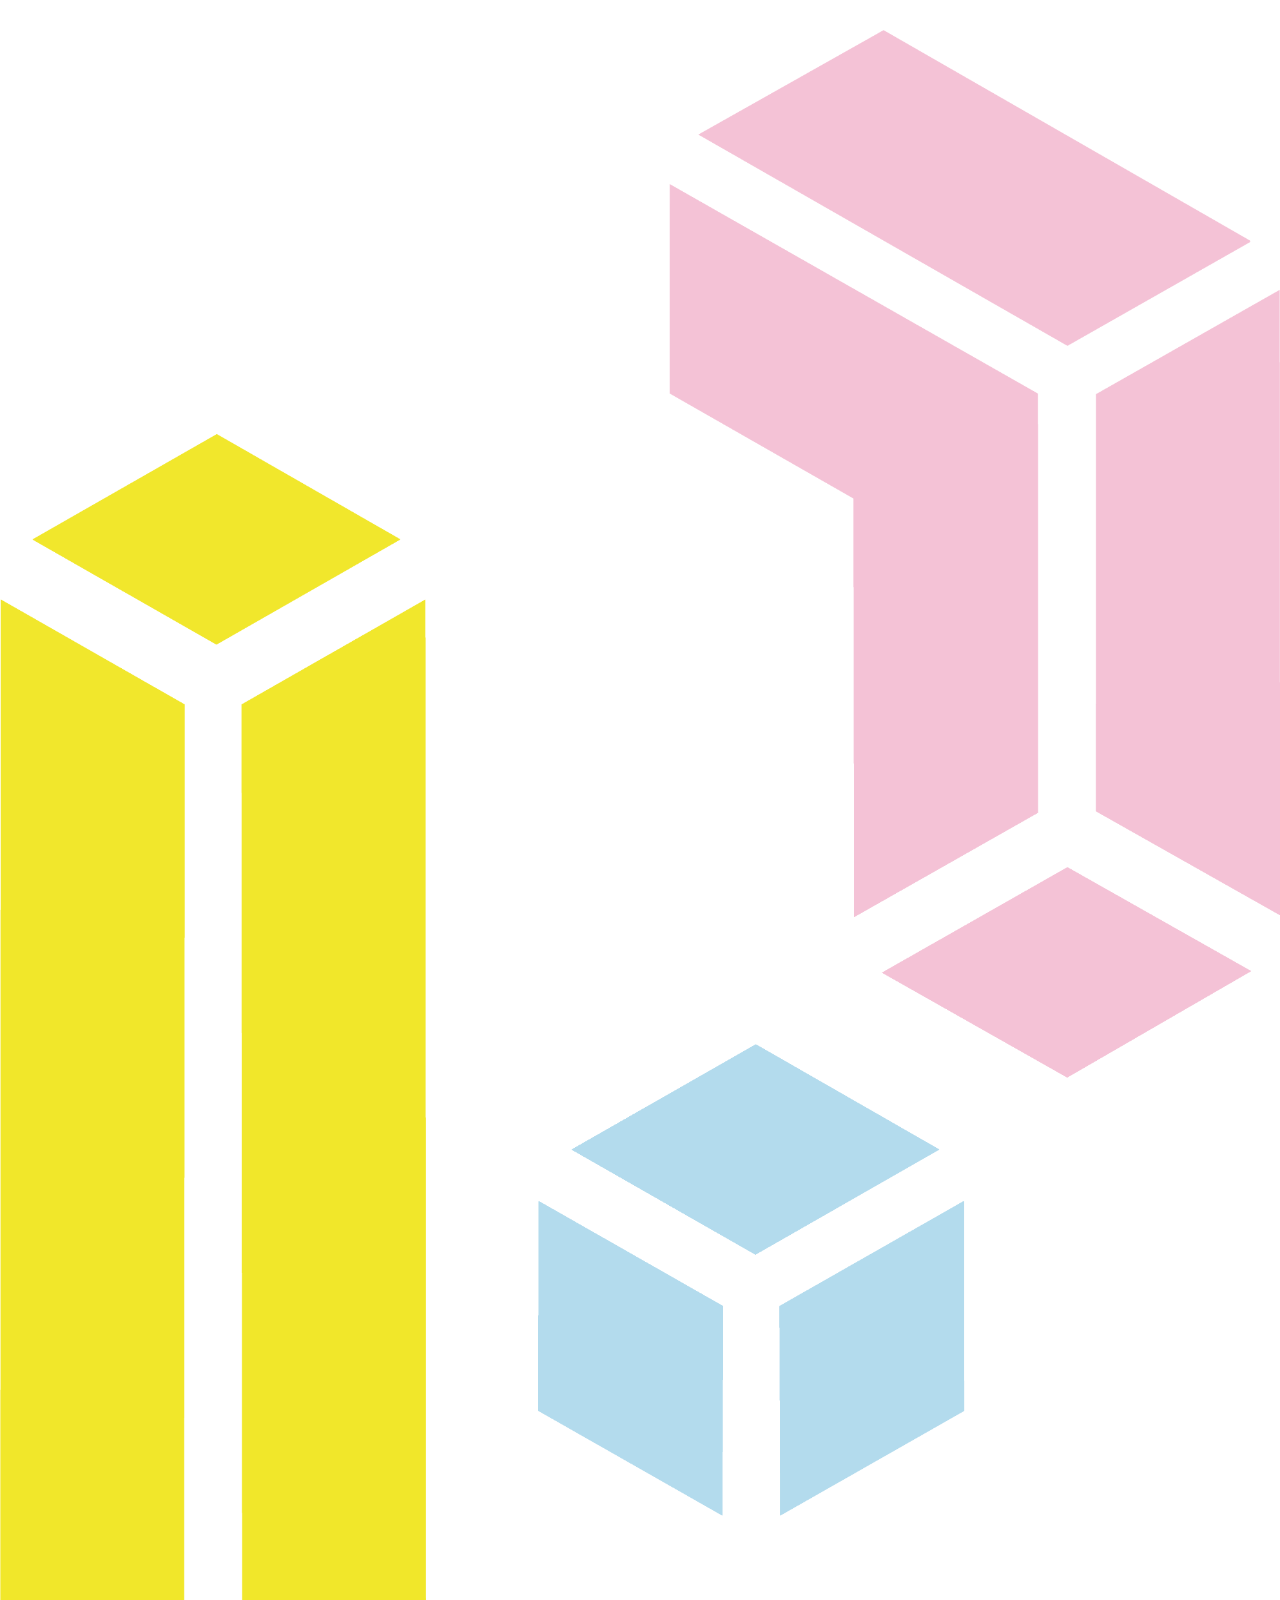
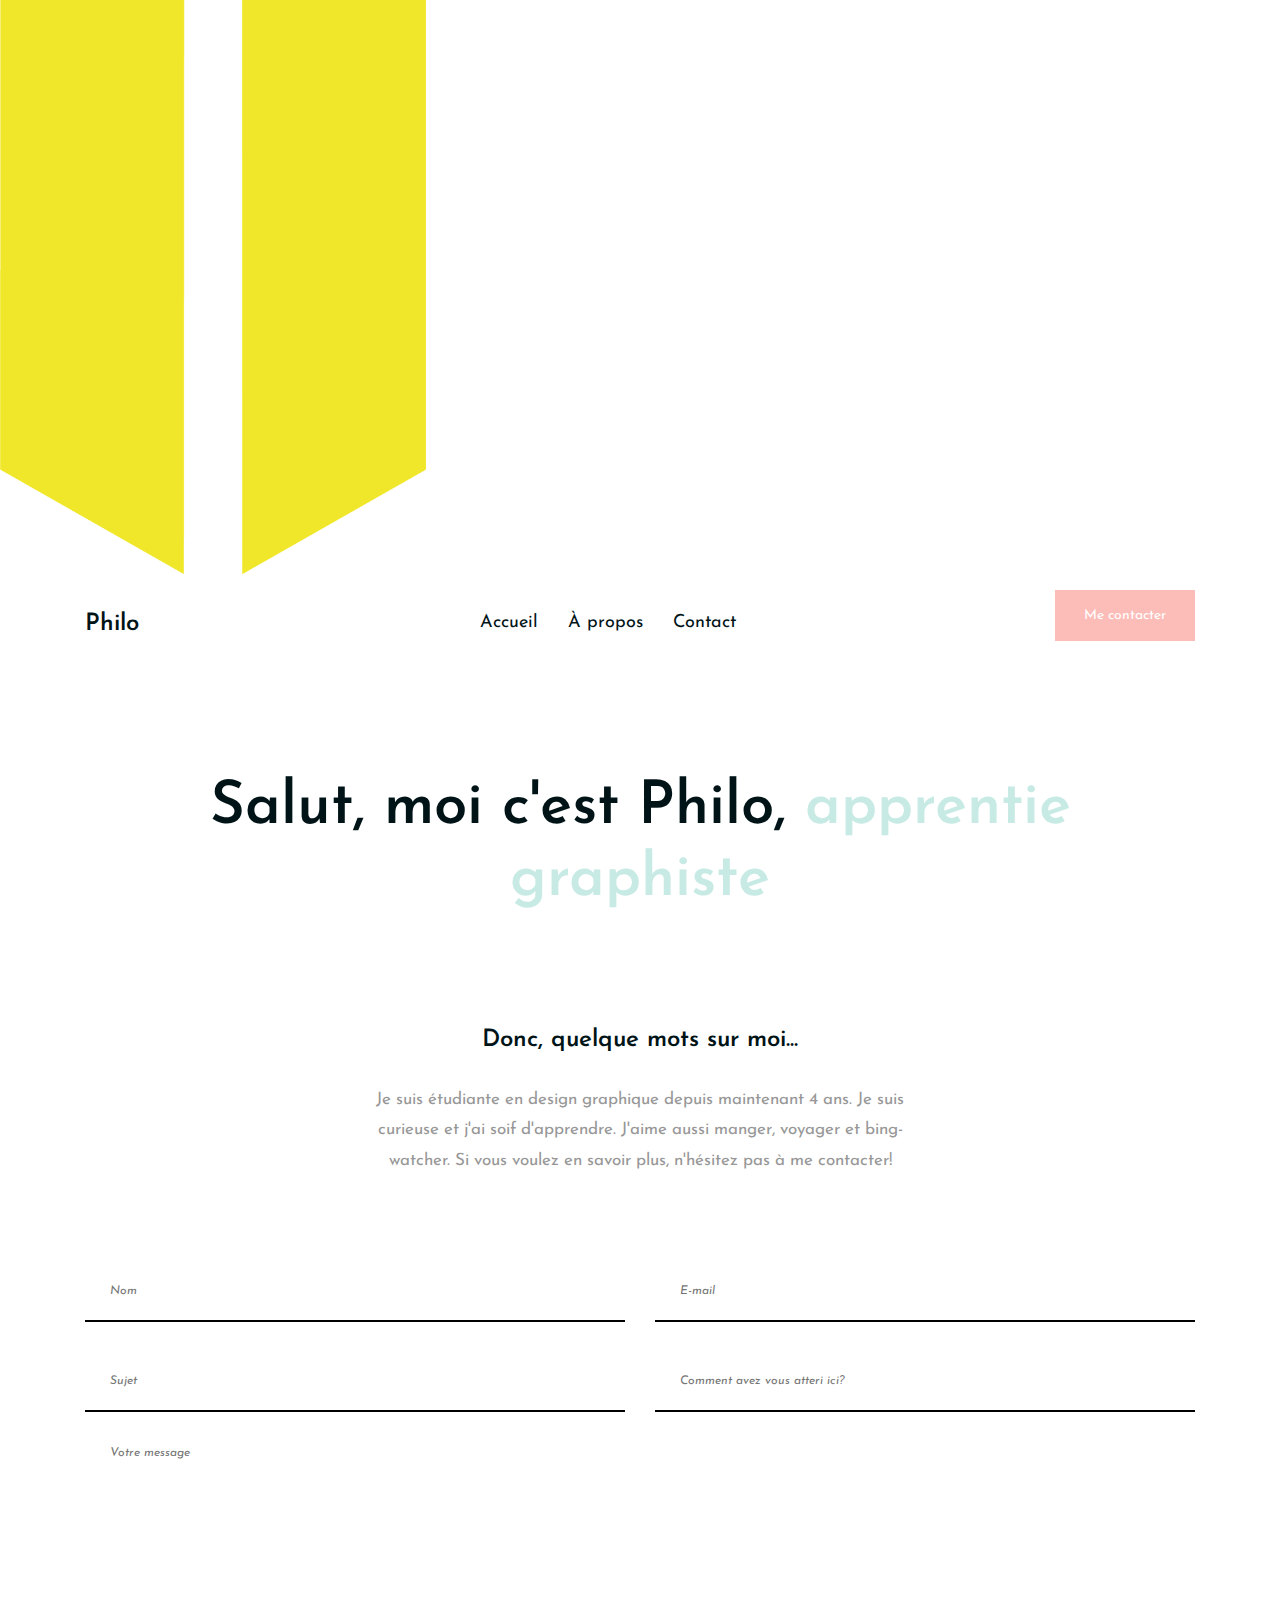
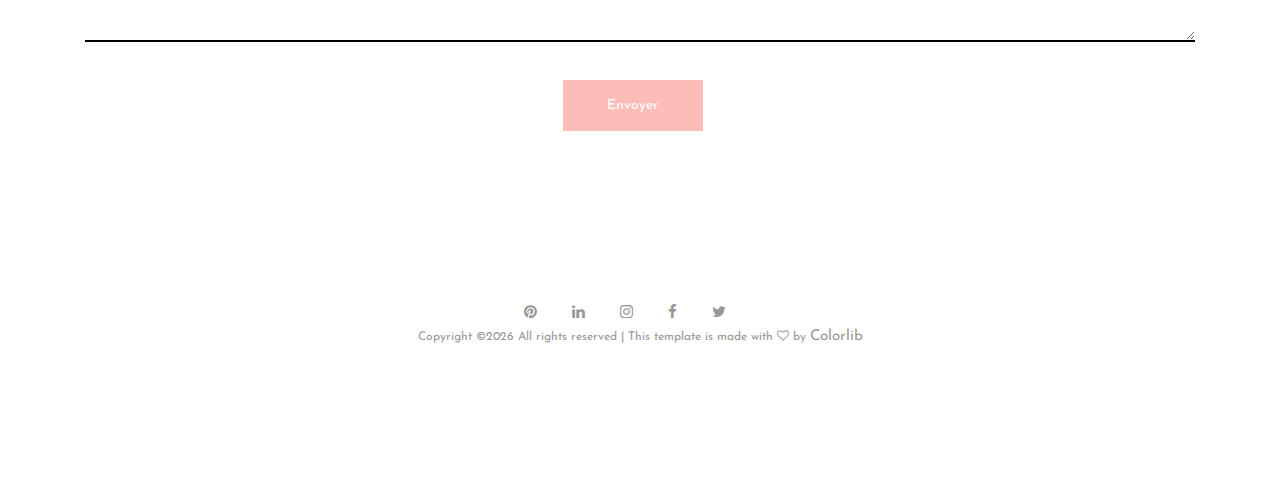
<file: contact.html>
<!DOCTYPE html>
<html lang="fr">
<head>
	<title>Philo - Portfolio</title>
	<meta charset="UTF-8">
	<meta name="description" content="Riddle - Portfolio Template">
	<meta name="keywords" content="portfolio, riddle, onepage, creative, html">
	<meta name="viewport" content="width=device-width, initial-scale=1.0">
	<!-- Favicon -->   
	<link href="img/favicon.ico" rel="shortcut icon"/>

	<!-- Google Fonts -->
	<link href="https://fonts.googleapis.com/css?family=Josefin+Sans:400,400i,600,600i,700" rel="stylesheet">

	<!-- Stylesheets -->
	<link rel="stylesheet" href="css/bootstrap.min.css"/>
	<link rel="stylesheet" href="css/font-awesome.min.css"/>
	<link rel="stylesheet" href="css/style.css"/>


	<!--[if lt IE 9]>
	  <script src="https://oss.maxcdn.com/html5shiv/3.7.2/html5shiv.min.js"></script>
	  <script src="https://oss.maxcdn.com/respond/1.4.2/respond.min.js"></script>
	<![endif]-->

</head>
<body>
	<!-- Page Preloder -->
	<div id="preloder">
		<div class="loader"></div>
	</div>
	
	<!-- header section start -->
	<header class="header-section">


		<figure>


			<img src="images/P.png" id="P">


		</figure>


		<div class="container">
			<div class="row">
				<div class="col-lg-4 col-md-3">
					<div class="logo">
						<h2 class="site-logo">Philo</h2>
					</div>
				</div>
				<div class="col-lg-8 col-md-9">
					<a href=contact.html" class="site-btn header-btn">Me contacter</a>
					<nav class="main-menu">
						<ul>
							<li><a href="index.html">Accueil</a></li>
							<li><a href="about.html">À propos</a></li>
							<li><a href="contact.html">Contact</a></li>
						</ul>
					</nav>
				</div>
			</div>
		</div>
		<div class="nav-switch">
			<i class="fa fa-bars"></i>
		</div>
	</header>
	<!-- header section end -->

	<!-- intro section start -->
	<section class="intro-section">
		<div class="container text-center">
			<div class="row">
				<div class="col-xl-10 offset-xl-1">
					<h2 class="section-title">Salut, moi c'est Philo, <span>apprentie graphiste</span></h2>
				</div>
			</div>
		</div>
	</section>
	<!-- intro section end -->


	<!-- page section start -->
	<section class="page-section">
		<div class="container">
			<div class="row">
				<div class="col-lg-6 offset-lg-3 contect-tect">
					<h2>Donc, quelque mots sur moi...</h2>
					<p>Je suis étudiante en design graphique depuis maintenant 4 ans. Je suis curieuse et j'ai soif d'apprendre. J'aime aussi manger, voyager et bing-watcher. Si vous voulez en savoir plus, n'hésitez pas à me contacter!</p>
				</div>
			</div>
			<form class="contact-form">
				<div class="row">
					<div class="col-md-6">
						<input type="text" placeholder="Nom">
					</div>
					<div class="col-md-6">
						<input type="text" placeholder="E-mail">
					</div>
					<div class="col-md-6">
						<input type="text" placeholder="Sujet">
					</div>
					<div class="col-md-6">
						<input type="text" placeholder="Comment avez vous atteri ici?">
					</div>
					<div class="col-md-12">
						<textarea placeholder="Votre message"></textarea>
					</div>
				</div>
				<div class="text-center">
					<button class="site-btn">Envoyer</button>
				</div>
			</form>
		</div>
	</section>
	<!-- page section end -->

	<!-- footer section start -->
	<footer class="footer-section text-center">
		<div class="container">
			<div class="social-links">

				<a href="https://www.pinterest.fr/ppi_dt/"><span class="fa fa-pinterest" target="_blank"></span></a>

				<a href="https://www.linkedin.com/in/philomène-dont-464935193/"><span class="fa fa-linkedin" target="_blank"></span></a>

				<a href="https://www.instagram.com/philo.gram/"><span class="fa fa-instagram" target="_blank"></span></a>

				<a href="https://www.facebook.com/lili.lila.3158"><span class="fa fa-facebook" target="_blank"></span></a>

				<a href="https://twitter.com/ppi_dt"><span class="fa fa-twitter" target="_blank"></span></a>

			<div class="copyright"><!-- Link back to Colorlib can't be removed. Template is licensed under CC BY 3.0. -->
Copyright &copy;<script>document.write(new Date().getFullYear());</script> All rights reserved | This template is made with <i class="fa fa-heart-o" aria-hidden="true"></i> by <a href="https://colorlib.com" target="_blank">Colorlib</a>
<!-- Link back to Colorlib can't be removed. Template is licensed under CC BY 3.0. -->
</div>
		</div>
	</footer>
	<!-- footer section end -->


	<!--====== Javascripts & Jquery ======-->
	<script src="js/jquery-2.1.4.min.js"></script>
	<script src="js/bootstrap.min.js"></script>
	<script src="js/mixitup.min.js"></script>
	<script src="js/magnific-popup.min.js"></script>
	<script src="js/main.js"></script>
</body>
</html>
</file>
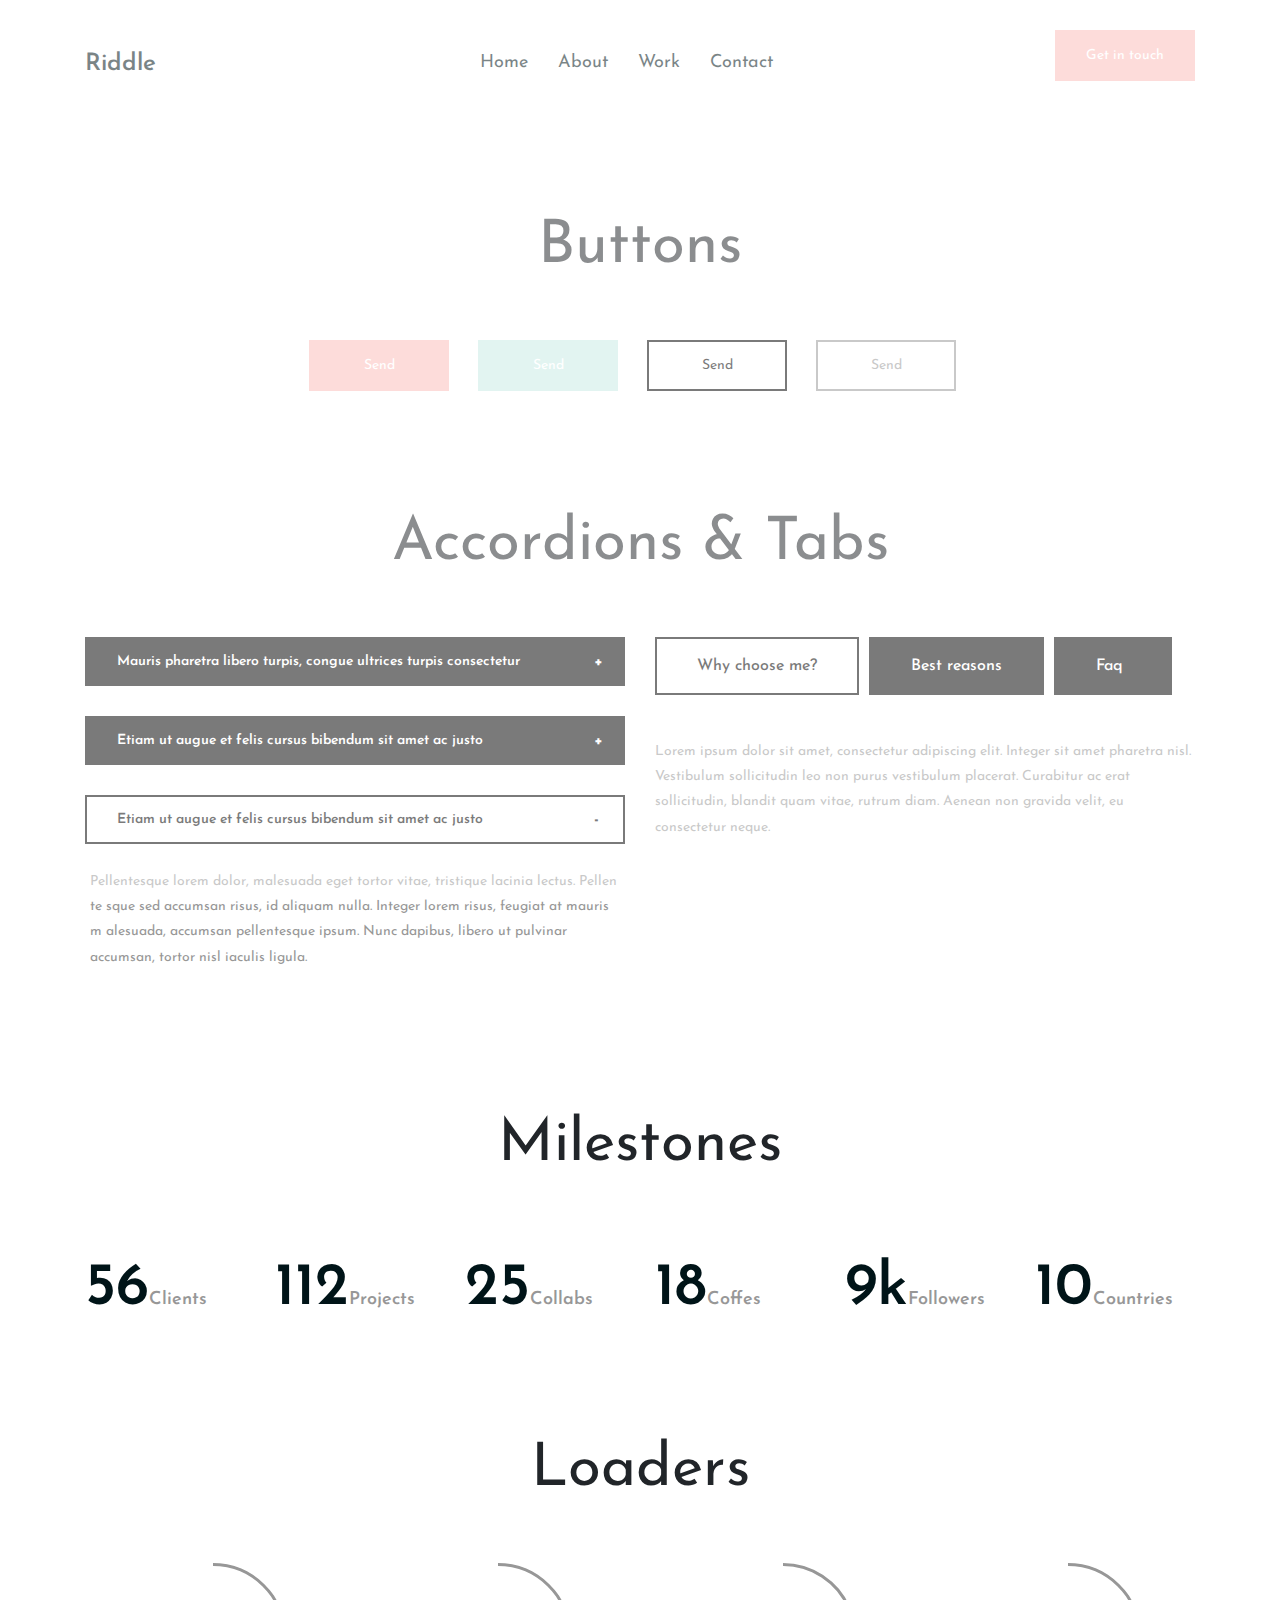
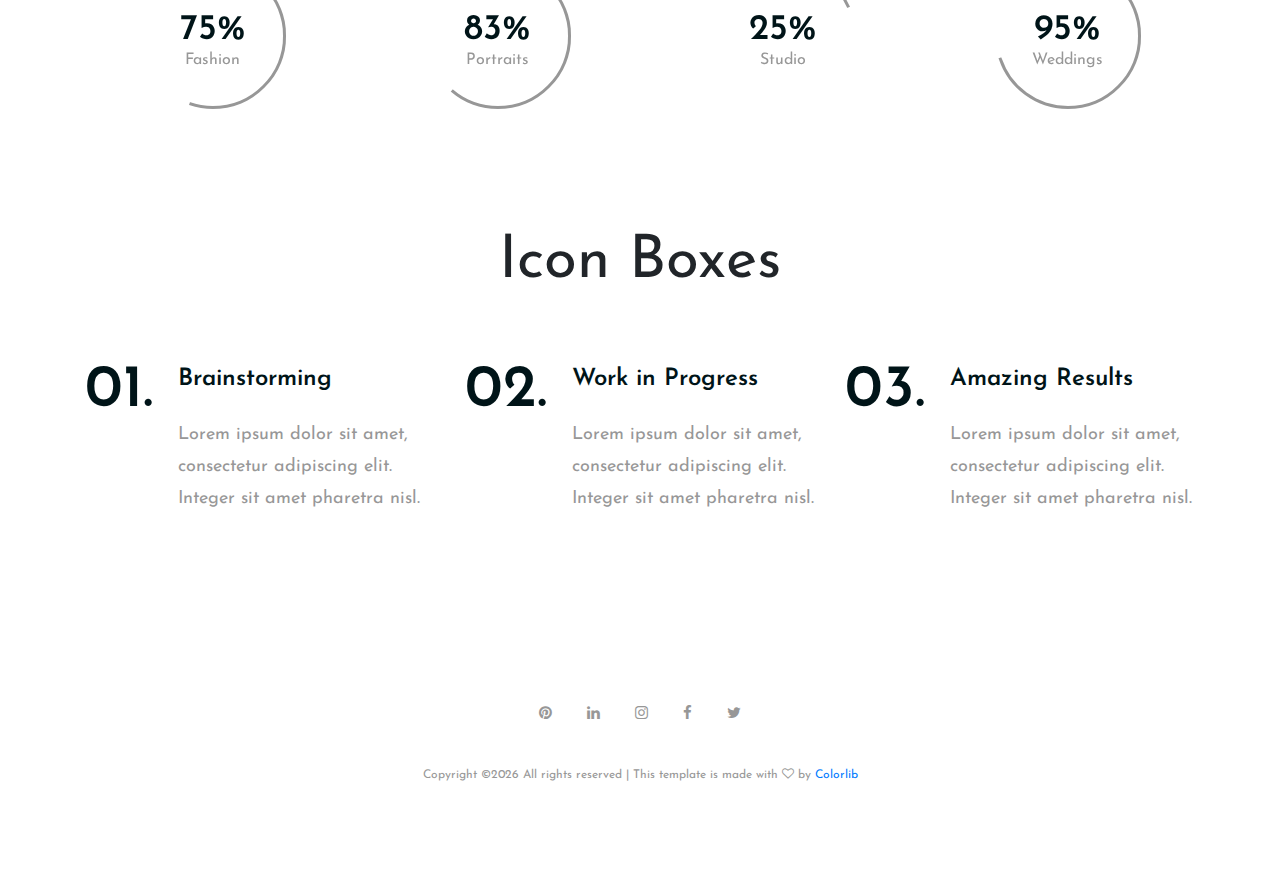
<file: elements.html>
<!DOCTYPE html>
<html lang="en">
<head>
	<title>Riddle - Portfolio Template</title>
	<meta charset="UTF-8">
	<meta name="description" content="Riddle - Portfolio Template">
	<meta name="keywords" content="portfolio, riddle, onepage, creative, html">
	<meta name="viewport" content="width=device-width, initial-scale=1.0">
	<!-- Favicon -->   
	<link href="img/favicon.ico" rel="shortcut icon"/>

	<!-- Google Fonts -->
	<link href="https://fonts.googleapis.com/css?family=Josefin+Sans:400,400i,600,600i,700" rel="stylesheet">

	<!-- Stylesheets -->
	<link rel="stylesheet" href="css/bootstrap.min.css"/>
	<link rel="stylesheet" href="css/font-awesome.min.css"/>
	<link rel="stylesheet" href="css/style.css"/>


	<!--[if lt IE 9]>
	  <script src="https://oss.maxcdn.com/html5shiv/3.7.2/html5shiv.min.js"></script>
	  <script src="https://oss.maxcdn.com/respond/1.4.2/respond.min.js"></script>
	<![endif]-->

</head>
<body>
	<!-- Page Preloder -->
	<div id="preloder">
		<div class="loader"></div>
	</div>

	<!-- header section start -->
	<header class="header-section">
		<div class="container">
			<div class="row">
				<div class="col-lg-4">
					<div class="logo">
						<h2 class="site-logo">Riddle</h2>
					</div>
				</div>
				<div class="col-lg-8">
					<a href="" class="site-btn header-btn">Get in touch</a>
					<nav class="main-menu">
						<ul>
							<li><a href="index.html">Home</a></li>
							<li><a href="about.html">About</a></li>
							<li><a href="home-2.html">Work</a></li>
							<li><a href="contact.html">Contact</a></li>
						</ul>
					</nav>
				</div>
			</div>
		</div>
	</header>
	<!-- header section end -->

	<!-- page section start -->
	<section class="page-section pt100">
		<div class="container">
			<div class="element">
				<div class="text-center">
					<div class="section-title mb-5">Buttons</div>
					<div class="buttons">
						<button class="site-btn sb-dark mr-4 mb-2">Send</button>
						<button class="site-btn btn-fade mr-4 mb-2">Send</button>
						<button class="site-btn btn-line mr-4 mb-2">Send</button>
						<button class="site-btn btn-line-fade mb-2">Send</button>
					</div>
				</div>
			</div>
			<div class="element">
				<div class="text-center">
					<div class="section-title mb-5">Accordions & Tabs</div>
				</div>
				<div class="row">
					<div class="col-lg-6">
						<div id="accordion" class="accordion-area">
							<div class="panel">
								<div class="panel-header" id="headingOne">
									Mauris pharetra libero turpis, congue ultrices turpis consectetur 
									<button class="panel-link" data-toggle="collapse" data-target="#collapse1" aria-expanded="false" aria-controls="collapse1"></button>
								</div>
								<div id="collapse1" class="collapse" aria-labelledby="headingOne" data-parent="#accordion">
									<div class="panel-body">
										<p>Pellentesque lorem dolor, malesuada eget tortor vitae, tristique lacinia lectus. Pellen te sque sed accumsan risus, id aliquam nulla. Integer lorem risus, feugiat at mauris m alesuada, accumsan pellentesque ipsum. Nunc dapibus, libero ut pulvinar accumsan, tortor nisl iaculis ligula. </p>
									</div>
								</div>
							</div>
							<div class="panel">
								<div class="panel-header" id="headingTwo">
									Etiam ut augue et felis cursus bibendum sit amet ac justo
									<button class="panel-link" data-toggle="collapse" data-target="#collapse2" aria-expanded="false" aria-controls="collapse2"></button>
								</div>
								<div id="collapse2" class="collapse" aria-labelledby="headingTwo" data-parent="#accordion">
									<div class="panel-body">
										<p>Pellentesque lorem dolor, malesuada eget tortor vitae, tristique lacinia lectus. Pellen te sque sed accumsan risus, id aliquam nulla. Integer lorem risus, feugiat at mauris m alesuada, accumsan pellentesque ipsum. Nunc dapibus, libero ut pulvinar accumsan, tortor nisl iaculis ligula. </p>
									</div>
								</div>
							</div>
							<div class="panel">
								<div class="panel-header active" id="headingThree">
									Etiam ut augue et felis cursus bibendum sit amet ac justo
									<button class="panel-link" data-toggle="collapse" data-target="#collapse3" aria-expanded="true" aria-controls="collapse3"></button>
								</div>
								<div id="collapse3" class="collapse show" aria-labelledby="headingThree" data-parent="#accordion">
									<div class="panel-body">
										<p>Pellentesque lorem dolor, malesuada eget tortor vitae, tristique lacinia lectus. Pellen te sque sed accumsan risus, id aliquam nulla. Integer lorem risus, feugiat at mauris m alesuada, accumsan pellentesque ipsum. Nunc dapibus, libero ut pulvinar accumsan, tortor nisl iaculis ligula. </p>
									</div>
								</div>
							</div>
						</div>
					</div>
					<div class="col-lg-6">
						<div class="tab-element">
							<ul class="nav nav-tabs" id="myTab" role="tablist">
								<li class="nav-item">
									<a class="nav-link active" id="1-tab" data-toggle="tab" href="#tab-1" role="tab" aria-controls="tab-1" aria-selected="true">Why choose me?</a>
								</li>
								<li class="nav-item">
									<a class="nav-link" id="2-tab" data-toggle="tab" href="#tab-2" role="tab" aria-controls="tab-2" aria-selected="false">Best reasons</a>
								</li>
								<li class="nav-item">
									<a class="nav-link" id="3-tab" data-toggle="tab" href="#tab-3" role="tab" aria-controls="tab-3" aria-selected="false">Faq</a>
								</li>
							</ul>
							<div class="tab-content" id="myTabContent">
								<!-- single tab content -->
								<div class="tab-pane fade show active" id="tab-1" role="tabpanel" aria-labelledby="tab-1">
									<p>Lorem ipsum dolor sit amet, consectetur adipiscing elit. Integer sit amet pharetra nisl. Vestibulum sollicitudin leo non purus vestibulum placerat. Curabitur ac erat sollicitudin, blandit quam vitae, rutrum diam. Aenean non gravida velit, eu consectetur neque.</p>
								</div>
								<div class="tab-pane fade" id="tab-2" role="tabpanel" aria-labelledby="tab-2">
									<p>Lorem ipsum dolor sit amet, consectetur adipiscing elit. Integer sit amet pharetra nisl. Vestibulum sollicitudin leo non purus vestibulum placerat. Curabitur ac erat sollicitudin, blandit quam vitae, rutrum diam. Aenean non gravida velit, eu consectetur neque.</p>
								</div>
								<div class="tab-pane fade" id="tab-3" role="tabpanel" aria-labelledby="tab-3">
									<p>Lorem ipsum dolor sit amet, consectetur adipiscing elit. Integer sit amet pharetra nisl. Vestibulum sollicitudin leo non purus vestibulum placerat. Curabitur ac erat sollicitudin, blandit quam vitae, rutrum diam. Aenean non gravida velit, eu consectetur neque.</p>
								</div>
							</div>
						</div>
					</div>
				</div>
			</div>
			<div class="element">
				<div class="text-center">
					<div class="section-title mb-5">Milestones</div>
				</div>
				<div class="row">
					<div class="col-lg-2">
						<div class="milestone">
							<h2>56<span>Clients</span></h2>
						</div>
					</div>
					<div class="col-lg-2">
						<div class="milestone">
							<h2>112<span>Projects</span></h2>
						</div>
					</div>
					<div class="col-lg-2">
						<div class="milestone">
							<h2>25<span>Collabs</span></h2>
						</div>
					</div>
					<div class="col-lg-2">
						<div class="milestone">
							<h2>18<span>Coffes</span></h2>
						</div>
					</div>
					<div class="col-lg-2">
						<div class="milestone">
							<h2>9k<span>Followers</span></h2>
						</div>
					</div>
					<div class="col-lg-2">
						<div class="milestone">
							<h2>10<span>Countries</span></h2>
						</div>
					</div>
				</div>
			</div>
			<div class="element">
				<div class="text-center">
					<div class="section-title mb-5">Loaders</div>
				</div>
				<div class="row">
					<div class="col-lg-3 col-md-6 mb-5 mb-md-0">
						<div class="circle-progress">
							<div id="progress1"></div>
							<div class="progress-info">
								<h2>75%</h2>
								<p>Fashion</p>
							</div>		
						</div>
					</div>
					<div class="col-lg-3 col-md-6 mb-5 mb-md-0">
						<div class="circle-progress">
							<div id="progress2"></div>
							<div class="progress-info">
								<h2>83%</h2>
								<p>Portraits</p>
							</div>		
						</div>
					</div>
					<div class="col-lg-3 col-md-6 mb-5 mb-md-0">
						<div class="circle-progress">
							<div id="progress3"></div>
							<div class="progress-info">
								<h2>25%</h2>
								<p>Studio</p>
							</div>		
						</div>
					</div>
					<div class="col-lg-3 col-md-6">
						<div class="circle-progress">
							<div id="progress4"></div>
							<div class="progress-info">
								<h2>95%</h2>
								<p>Weddings</p>
							</div>		
						</div>
					</div>
				</div>
			</div>
			<div class="element">
				<div class="text-center">
					<div class="section-title mb-5">Icon Boxes</div>
				</div>
				<div class="row">
					<div class="col-md-4">
						<div class="icon-box mb-5 mb-md-0">
							<div class="icon">
								<h2>01.</h2>
							</div>
							<div class="icon-box-content">
								<h3>Brainstorming</h3>
								<p>Lorem ipsum dolor sit amet, consectetur adipiscing elit. Integer sit amet pharetra nisl. </p>
							</div>
						</div>
					</div>
					<div class="col-md-4">
						<div class="icon-box mb-5 mb-md-0">
							<div class="icon">
								<h2>02.</h2>
							</div>
							<div class="icon-box-content">
								<h3>Work in Progress</h3>
								<p>Lorem ipsum dolor sit amet, consectetur adipiscing elit. Integer sit amet pharetra nisl. </p>
							</div>
						</div>
					</div>
					<div class="col-md-4">
						<div class="icon-box ">
							<div class="icon">
								<h2>03.</h2>
							</div>
							<div class="icon-box-content">
								<h3>Amazing Results</h3>
								<p>Lorem ipsum dolor sit amet, consectetur adipiscing elit. Integer sit amet pharetra nisl. </p>
							</div>
						</div>
					</div>
				</div>
			</div>
		</div>
	</section>
	<!-- page section end -->

	<!-- footer section start -->
	<footer class="footer-section text-center">
		<div class="container">
			<div class="social-links">
				<a href=""><span class="fa fa-pinterest"></span></a>
				<a href=""><span class="fa fa-linkedin"></span></a>
				<a href=""><span class="fa fa-instagram"></span></a>
				<a href=""><span class="fa fa-facebook"></span></a>
				<a href=""><span class="fa fa-twitter"></span></a>
			</div>
			<div class="copyright"><!-- Link back to Colorlib can't be removed. Template is licensed under CC BY 3.0. -->
Copyright &copy;<script>document.write(new Date().getFullYear());</script> All rights reserved | This template is made with <i class="fa fa-heart-o" aria-hidden="true"></i> by <a href="https://colorlib.com" target="_blank">Colorlib</a>
<!-- Link back to Colorlib can't be removed. Template is licensed under CC BY 3.0. -->
</div>
		</div>
	</footer>
	<!-- footer section end -->



	<!--====== Javascripts & Jquery ======-->
	<script src="js/jquery-2.1.4.min.js"></script>
	<script src="js/bootstrap.min.js"></script>
	<script src="js/mixitup.min.js"></script>
	<script src="js/circle-progress.min.js"></script>
	<script src="js/magnific-popup.min.js"></script>
	<script src="js/main.js"></script>
</body>
</html>
</file>
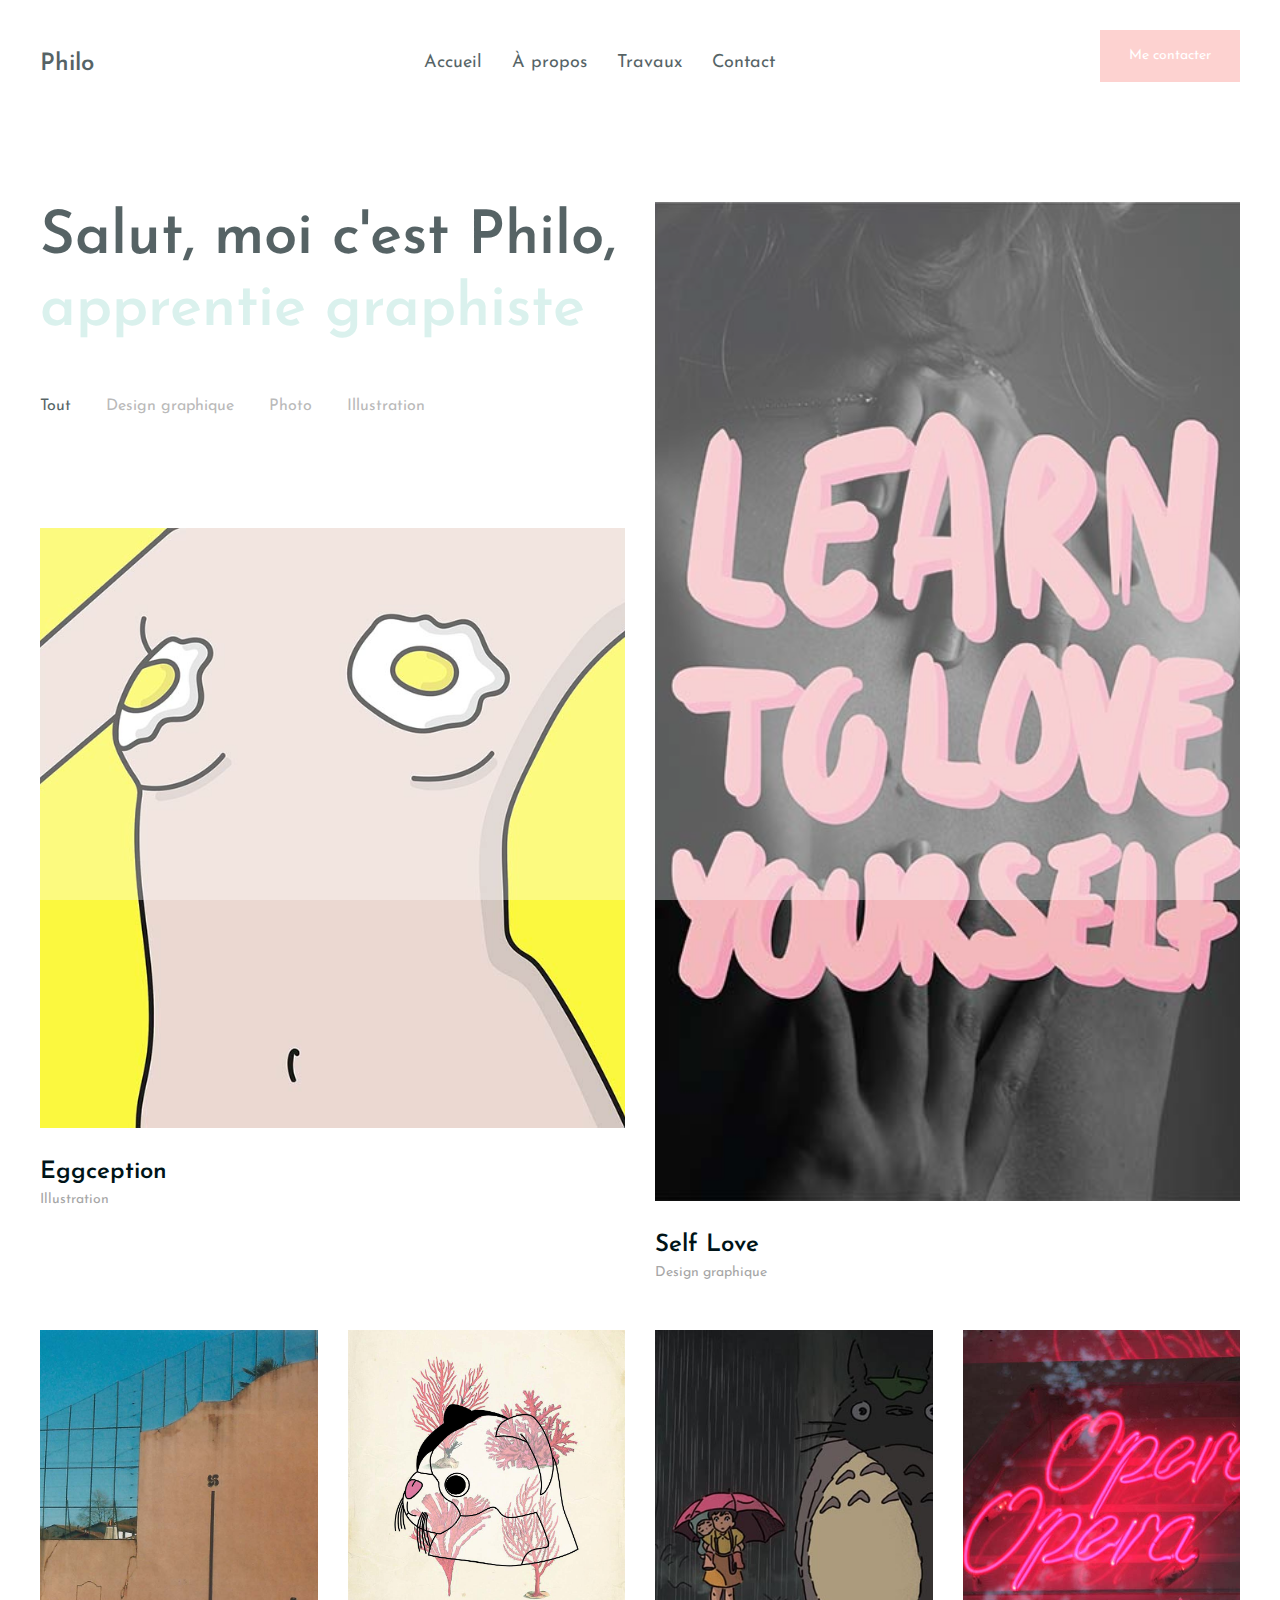
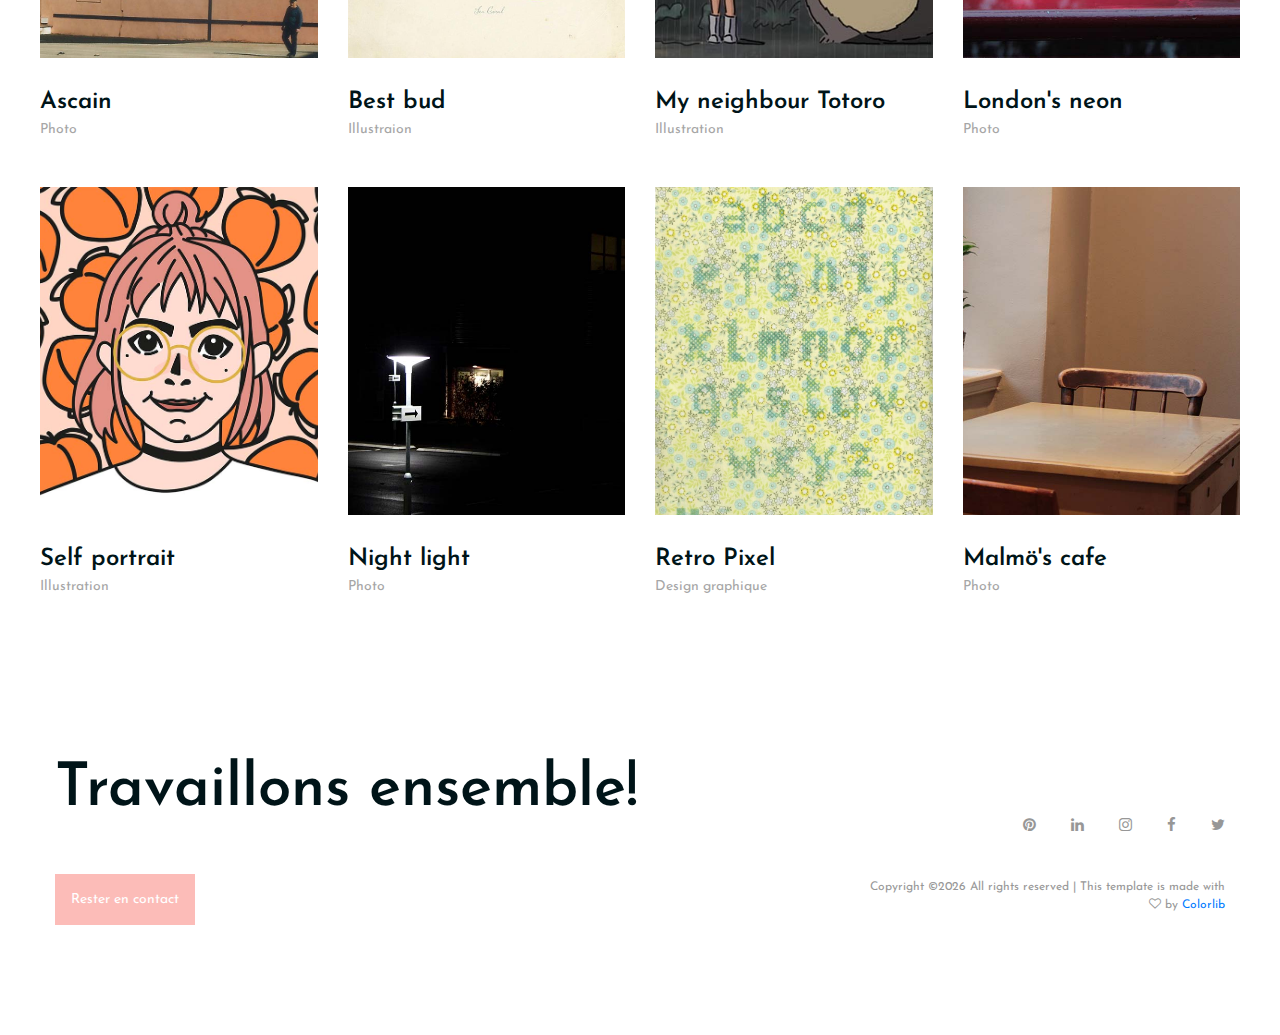
<file: home-2.html>
<!DOCTYPE html>
<html lang="fr">
<head>
	<title>Philo - Portfolio</title>
	<meta charset="UTF-8">
	<meta name="description" content="Riddle - Portfolio Template">
	<meta name="keywords" content="portfolio, riddle, onepage, creative, html">
	<meta name="viewport" content="width=device-width, initial-scale=1.0">
	<!-- Favicon -->   
	<link href="img/favicon.ico" rel="shortcut icon"/>

	<!-- Google Fonts -->
	<link href="https://fonts.googleapis.com/css?family=Josefin+Sans:400,400i,600,600i,700" rel="stylesheet">

	<!-- Stylesheets -->
	<link rel="stylesheet" href="css/bootstrap.min.css"/>
	<link rel="stylesheet" href="css/font-awesome.min.css"/>
	<link rel="stylesheet" href="css/magnific-popup.css"/>
	<link rel="stylesheet" href="css/style.css"/>


	<!--[if lt IE 9]>
	  <script src="https://oss.maxcdn.com/html5shiv/3.7.2/html5shiv.min.js"></script>
	  <script src="https://oss.maxcdn.com/respond/1.4.2/respond.min.js"></script>
	<![endif]-->

</head>
<body class="body-pad">
	<!-- Page Preloder -->
	<div id="preloder">
		<div class="loader"></div>
	</div>
	
	<!-- header section start -->
	<header class="header-section">
		<div class="container-fluid">
			<div class="row">
				<div class="logo">
					<h2 class="site-logo">Philo</h2>
				</div>
				<div class="home-2 container text-left text-md-right">
					<nav class="main-menu">
						<ul>
							<li><a href="index.html">Accueil</a></li>
							<li><a href="about.html">À propos</a></li>
							<li><a href="home-2.html">Travaux</a></li>
							<li><a href="contact.html">Contact</a></li>
						</ul>
					</nav>
				</div>
				<a href="contact.html" class="site-btn header-btn">Me contacter</a>
			</div>
		</div>
		<div class="nav-switch">
			<i class="fa fa-bars"></i>
		</div>
	</header>
	<!-- header section end -->


	<!-- portfolio section start -->
	<section class="portfolio-section pt100">
		<div class="container">
			
		</div>                       
		<div class="container-fluid p-0">
			<div class="row portfolios-area">
				<div class="col-lg-6">
					<div class="portfolio-intro">
						<h2 class="section-title mb-5">Salut, moi c'est Philo, <span>apprentie graphiste</span> </h2>
						<ul class="portfolio-filter controls">
							<li class="control" data-filter="all">Tout</li>
							<li class="control" data-filter=".dg">Design graphique</li>
							<!--  <li class="control" data-filter=".digital">Digital design</li>  -->
							<li class="control" data-filter=".photo">Photo</li>
							<li class="control" data-filter=".illu">Illustration</li>
						</ul>
					</div>
				</div>
				<div class="first-item col-md-6 col-lg-12 mix dg p-lg-0">
					<a href="images/oeuf.jpg" class="portfolio-item set-bg " data-setbg="images/oeuf.jpg">
						<div class="pi-inner">
							<h2>+ Voir le projet</h2>
						</div>			
					</a>
					<div class="portfolio-meta">
						<h2>Eggception</h2>
						<p>Illustration</p>
					</div>
				</div>
				<div class="second-item mix col-md-6 illu">
					<a href="images/loveyourself.jpg" class="portfolio-item set-bg" data-setbg="images/loveyourself.jpg">
						<div class="pi-inner">
							<h2>+ Voir le projet</h2>
						</div>						
					</a>
					<div class="portfolio-meta">
						<h2>Self Love</h2>
						<p>Design graphique</p>
					</div>
				</div>
				<div class="mix col-md-6 col-lg-3 photo">
					<a href="images/fronton.jpg" class="portfolio-item pi-style2 set-bg" data-setbg="images/fronton.jpg">
						<div class="pi-inner">
							<h2>+ Voir le projet</h2>
						</div>						
					</a>
					<div class="portfolio-meta">
						<h2>Ascain</h2>
						<p>Photo</p>
					</div>
				</div>
				<div class="mix col-md-6 col-lg-3 illu">
					<a href="images/chat.jpg" class="portfolio-item pi-style2 set-bg" data-setbg="images/chat.jpg">
						<div class="pi-inner">
							<h2>+ Voir le projet</h2>
						</div>						
					</a>
					<div class="portfolio-meta">
						<h2>Best bud</h2>
						<p>Illustraion</p>
					</div>
				</div>
				<div class="mix col-md-6 col-lg-3 illu">
					<a href="images/totoro.jpg" class="portfolio-item pi-style2 set-bg" data-setbg="images/totoro.jpg">
						<div class="pi-inner">
							<h2>+ Voir le projet</h2>
						</div>						
					</a>
					<div class="portfolio-meta">
						<h2>My neighbour Totoro</h2>
						<p>Illustration</p>
					</div>
				</div>
				<div class="mix col-md-6 col-lg-3 photo">
					<a href="images/neon.jpg" class="portfolio-item pi-style2 set-bg" data-setbg="images/neon.jpg">
						<div class="pi-inner">
							<h2>+ Voir le projet</h2>
						</div>						
					</a>
					<div class="portfolio-meta">
						<h2>London's neon</h2>
						<p>Photo</p>
					</div>
				</div>
				<div class="mix col-md-6 col-lg-3 illu">
					<a href="images/philo.jpg" class="portfolio-item pi-style2 set-bg" data-setbg="images/philo.jpg">
						<div class="pi-inner">
							<h2>+ Voir le projet</h2>
						</div>						
					</a>
					<div class="portfolio-meta">
						<h2>Self portrait</h2>
						<p>Illustration</p>
					</div>
				</div>
				<div class="mix col-md-6 col-lg-3 photo">
					<a href="images/suede.jpg" class="portfolio-item pi-style2 set-bg" data-setbg="images/suede.jpg">
						<div class="pi-inner">
							<h2>+ Voir le projet</h2>
						</div>						
					</a>
					<div class="portfolio-meta">
						<h2>Night light</h2>
						<p>Photo</p>
					</div>
				</div>
				<div class="mix col-md-6 col-lg-3 dg">
					<a href="images/typo.jpg" class="portfolio-item pi-style2 set-bg" data-setbg="images/typo.jpg">
						<div class="pi-inner">
							<h2>+ Voir le projet</h2>
						</div>						
					</a>
					<div class="portfolio-meta">
						<h2>Retro Pixel</h2>
						<p>Design graphique</p>
					</div>
				</div>
				<div class="mix col-md-6 col-lg-3 photo">
					<a href="images/table.jpg" class="portfolio-item pi-style2 set-bg" data-setbg="images/table.jpg">
						<div class="pi-inner">
							<h2>+ Voir le projet</h2>
						</div>						
					</a>
					<div class="portfolio-meta">
						<h2>Malmö's cafe</h2>
						<p>Photo</p>
					</div>
				</div>
			</div>
		</div>
	</section>
	<!-- portfolio section end -->


	<!-- footer section start -->
	<footer class="footer-section">
		<div class="container-fluid">
			<div class="row">
				<div class="col-md-8">
					<h2 class="section-title mb-5">Travaillons ensemble!</h2>
					<a href="file:///Users/philo/Downloads/template1/contact.html" class="site-btn">Rester en contact</a>
				</div>
				<div class="col-md-4 text-md-right">
					<div class="social-links">
						<a href="https://www.pinterest.fr/ppi_dt/"><span class="fa fa-pinterest" target="_blank"></span></a>
						<a href=""><span class="fa fa-linkedin"></span></a>
						<a href="https://www.instagram.com/philo.gram/" target="_blank"><span class="fa fa-instagram"></span></a>
						<a href="https://www.facebook.com/lili.lila.3158"><span class="fa fa-facebook" target="_blank"></span></a>
						<a href=""><span class="fa fa-twitter"></span></a>
					</div>
					<div class="copyright"><!-- Link back to Colorlib can't be removed. Template is licensed under CC BY 3.0. -->
Copyright &copy;<script>document.write(new Date().getFullYear());</script> All rights reserved | This template is made with <i class="fa fa-heart-o" aria-hidden="true"></i> by <a href="https://colorlib.com" target="_blank">Colorlib</a>
<!-- Link back to Colorlib can't be removed. Template is licensed under CC BY 3.0. -->
</div>
				</div>
			</div>
		</div>
	</footer>
	<!-- footer section end -->



	<!--====== Javascripts & Jquery ======-->
	<script src="js/jquery-2.1.4.min.js"></script>
	<script src="js/bootstrap.min.js"></script>
	<script src="js/mixitup.min.js"></script>
	<script src="js/magnific-popup.min.js"></script>
	<script src="js/main.js"></script>
</body>
</html>
</file>
<file: css/style.css>
/* =================================
------------------------------------
  Riddle - Portfolio
  Version: 1.0
 ------------------------------------ 
 ====================================*/

/*----------------------------------------*/
/* Template default CSS
/*----------------------------------------*/

html,
body {
  height: 100%;
  font-family: 'Josefin Sans', sans-serif;
}

h1,
h2,
h3,
h4,
h5,
h6 {
  color: #001418;
  margin: 0;
  font-weight: 600;
  font-family: 'Josefin Sans', sans-serif;
}

p {
  font-size: 18px;
  color: #979797;
  line-height: 1.8;
}

img {
  max-width: 100%;
}

input:focus,
select:focus,
button:focus,
textarea:focus {
  outline: none;
}

a:hover,
a:focus {
  text-decoration: none;
  outline: none;
}

ul,
ol {
  padding: 0;
  margin: 0;
}


.liens{
  color: #FCBCB8;
}


.liens:hover{
  color: #C7EAE4;
}
/*------------------------
  Helper css
--------------------------*/
.body-pad {
  padding: 0 40px;
}

.spad {
  padding: 100px 0;
}

.pt100 {
  padding-top: 100px;
}

.set-bg {
  background-repeat: no-repeat;
  background-size: cover;
}

.section-title {
  font-size: 60px;
}

.section-title span {
  color: #C7EAE4;
}

/*------------------------
  Common Elements
--------------------------*/
.element {
  margin-bottom: 100px;
}

.element:last-child {
  margin-bottom: 0;
}

/*=== Preloder ===*/
#preloder {
  position: fixed;
  width: 100%;
  height: 100%;
  top: 0;
  left: 0;
  z-index: 999999;
  background: #fff;
}

.loader {
  width: 30px;
  height: 30px;
  border: 3px solid #000;
  position: absolute;
  top: 50%;
  left: 50%;
  margin-top: -13px;
  margin-left: -13px;
  border-radius: 60px;
  border-left-color: transparent;
  animation: loader 0.8s linear infinite;
  -webkit-animation: loader 0.8s linear infinite;
}

@keyframes loader {
  0% {
    -webkit-transform: rotate(0deg);
            transform: rotate(0deg);
  }
  50% {
    -webkit-transform: rotate(180deg);
            transform: rotate(180deg);
  }
  100% {
    -webkit-transform: rotate(360deg);
            transform: rotate(360deg);
  }
}

@-webkit-keyframes loader {
  0% {
    -webkit-transform: rotate(0deg);
  }
  50% {
    -webkit-transform: rotate(180deg);
  }
  100% {
    -webkit-transform: rotate(360deg);
  }
}

/*=== Buttons ===*/
.site-btn {
  display: inline-block;
  font-size: 14px;
  min-width: 140px;
  text-align: center;
  padding: 15px 10px;
  position: relative;
  color: #fff;
  border: none;
  background-color: #FCBCB8;
  margin-right: 15px;
  z-index: 1;
}

.site-btn.btn-fade {
  background-color: #C7EAE4;
}

.site-btn.btn-line {
  background: none;
  border: 2px solid #000;
  color: #000;
  padding: 13px 10px;
}

.site-btn.btn-line:hover {
  color: #000;
}

.site-btn.btn-line-fade {
  background: none;
  border: 2px solid #979797;
  color: #979797;
  padding: 13px 10px;
}

.site-btn.btn-line-fade:hover {
  color: #979797;
}

.site-btn:hover {
  color: #fff;
}

/*===  Accordion  ===*/
.accordion-area .panel {
  margin-bottom: 30px;
}

.accordion-area .panel-header {
  background: #000;
  color: #fff;
  display: block;
  padding: 12px 50px;
  padding-left: 30px;
  font-size: 14px;
  font-weight: 600;
  position: relative;
  border: 2px solid #000;
  -webkit-transition: all 0.4s ease-out 0s;
  -o-transition: all 0.4s ease-out 0s;
  transition: all 0.4s ease-out 0s;
}

.accordion-area .panel-header.active {
  background: transparent;
  color: #000;
}

.accordion-area .panel-header.active .panel-link:after {
  content: "-";
  color: #000;
}

.accordion-area .panel-header.active .panel-link.collapsed:after {
  content: "+";
}

.accordion-area .panel-link {
  position: absolute;
  right: 0;
  top: 0;
  height: 100%;
  width: 50px;
  border: none;
  cursor: pointer;
  background: transparent;
}

.accordion-area .panel-body p {
  font-size: 14px;
  margin-bottom: 0;
  padding-top: 25px;
}

.accordion-area .panel-body {
  padding: 0 5px;
}

.accordion-area .panel-link:after {
  content: "+";
  position: absolute;
  left: 50%;
  font-size: 16px;
  font-weight: 700;
  top: 50%;
  color: #fff;
  line-height: 16px;
  margin-top: -8px;
  margin-left: -4px;
}

/*===  Tab  ===*/
.tab-element .nav-tabs {
  border-bottom: none;
  margin-bottom: 35px;
}

.tab-element .nav-tabs .nav-link {
  border: 2px solid #000;
  background: #000;
  border-radius: 0;
  margin-right: 10px;
  font-size: 14px;
  font-weight: 500;
  color: #222;
  padding: 15px 40px;
  min-width: 118px;
  font-size: 16px;
  color: #fff;
  margin-bottom: 10px;
}

.tab-element .nav-tabs .nav-item:last-child .nav-link {
  margin-right: 0;
}

.tab-element .nav-tabs .nav-link.active {
  background: transparent;
  color: #000;
}

.tab-element .tab-pane h4 {
  font-size: 18px;
  margin: 25px 0 20px;
}

.tab-element .tab-pane p {
  font-size: 14px;
}

.circle-progress {
  text-align: center;
  position: relative;
}

.circle-progress canvas {
  -webkit-transform: rotate(90deg);
  -ms-transform: rotate(90deg);
  transform: rotate(90deg);
}

.circle-progress .progress-info {
  position: absolute;
  width: 100%;
  top: 30%;
}

.circle-progress .progress-info h2 {
  font-size: 36px;
}

.circle-progress .progress-info p {
  color: #979797;
  font-size: 16px;
  line-height: normal;
}

/*===  Icon Box  ===*/
.icon-box {
  display: -webkit-box;
  display: -ms-flexbox;
  display: flex;
}

.icon-box .icon h2 {
  font-size: 60px;
}

.icon-box .icon-box-content {
  padding-left: 25px;
  padding-top: 10px;
}

.icon-box .icon-box-content h3 {
  font-size: 24px;
  margin-bottom: 25px;
}

/*------------------------
    Header Section
--------------------------*/
.header-section {
  padding-top: 30px;
  padding-bottom: 20px;
  position: relative;
}

.site-logo {
  font-size: 24px;
  padding-top: 20px;
}

.main-menu ul {
  list-style: none;
}

.main-menu ul li {
  display: inline;
}

.main-menu ul li a {
  display: inline-block;
  font-size: 18px;
  color: #001418;
  margin-left: 15px;
  margin-right: 10px;
  padding: 20px 0 5px;
}

.header-btn {
  float: right;
  margin-right: 0;
}

.nav-switch {
  display: none;
}

/*------------------------
    Intro Section
--------------------------*/
.intro-section {
  padding: 110px 0;
}

/*------------------------
    Portfolio Section
--------------------------*/
.portfolio-section {
  overflow: hidden;
}

.portfolio-filter {
  list-style: none;
  padding-bottom: 100px;
}

.portfolio-filter li {
  font-size: 16px;
  display: inline-block;
  margin-right: 30px;
  padding-bottom: 10px;
  color: #979797;
  cursor: pointer;
}

.portfolio-filter li.mixitup-control-active {
  color: #001418;
}

.portfolios-area .gallery-block {
  padding: 0;
}

.gallery-block {
  position: relative;
}

.portfolio-item {
  display: block;
  width: 100%;
  height: 600px;
  background-position: center center;
  position: relative;
  margin-bottom: 30px;
}

.portfolio-item .pi-inner {
  position: absolute;
  width: 100%;
  height: 100%;
  left: 0;
  top: 0;
  background: transparent;
  -webkit-transition: all 0.4s ease 0s;
  -o-transition: all 0.4s ease 0s;
  transition: all 0.4s ease 0s;
}

.portfolio-item .pi-inner h2 {
  opacity: 0;
  font-size: 30px;
  font-weight: 400;
  position: absolute;
  left: 50px;
  bottom: 50px;
  color: #fff;
  letter-spacing: 10px;
  -webkit-transition: all 0.3s ease 0s;
  -o-transition: all 0.3s ease 0s;
  transition: all 0.3s ease 0s;
}

.portfolio-item:hover .pi-inner {
  background: rgba(199, 234, 228, 0.8);
}

.portfolio-item:hover .pi-inner h2 {
  opacity: 1;
  letter-spacing: 0;
}

.portfolio-meta {
  padding-bottom: 45px;
}

.portfolio-meta h2 {
  font-size: 24px;
}

.portfolio-meta p {
  font-size: 14px;
  color: #a6a6a6;
  margin-bottom: 0;
}

.portfolio-intro {
  display: block;
}

.img-popup-warp .mfp-content {
  opacity: 0;
  -webkit-transform: scale(0.8);
  -ms-transform: scale(0.8);
  transform: scale(0.8);
  -webkit-transition: all 0.4s;
  -o-transition: all 0.4s;
  transition: all 0.4s;
}

.img-popup-warp.mfp-ready .mfp-content {
  opacity: 1;
  -webkit-transform: scale(1);
  -ms-transform: scale(1);
  transform: scale(1);
}

/*------------------------
    Footer Section
--------------------------*/
.footer-section {
  padding: 110px 0;
}

.footer-section .copyright {
  font-size: 12px;
  color: #979797;
}

.social-links {
  margin-top: 60px;
  margin-bottom: 40px;
}

.social-links a {
  color: #979797;
  font-size: 15px;
  margin-right: 30px;
}

.social-links a:last-child {
  margin-right: 0;
}

/*------------------------
    About Page
--------------------------*/
.pic-frame {
  position: relative;
  padding-left: 25px;
  padding-bottom: 25px;
  display: inline-block;
}

.pic-frame:after {
  position: absolute;
  content: "";
  width: calc(100% - 25px);
  height: calc(100% - 25px);
  bottom: 0;
  left: 0;
  border: 4px solid #FCBCB8;
  z-index: 1;
}

.milestone {
  margin-top: 15px;
}

.milestone h2 {
  font-size: 60px;
}

.milestone h2 span {
  font-size: 18px;
  color: #979797;
}

/*------------------------
    Blog Page
--------------------------*/
.blog-item {
  margin-bottom: 70px;
}

.blog-item .read-more {
  color: #000;
  position: relative;
  display: inline-block;
  padding-bottom: 5px;
  line-height: 18px;
  font-size: 18px;
}

.blog-item .read-more:after {
  position: absolute;
  content: '';
  width: 100%;
  height: 2px;
  bottom: 0;
  left: 0;
  background: #000;
}

.thumb {
  margin-bottom: 30px;
}

.blog-content h2 {
  font-size: 24px;
  margin-bottom: 15px;
}

.blog-content .blog-meta {
  font-size: 13px;
  color: #979797;
  margin-bottom: 30px;
}

.blog-content p {
  margin-bottom: 30px;
}

/*------------------------
    Contact Page
--------------------------*/
.contect-tect {
  text-align: center;
  margin-bottom: 70px;
}

.contect-tect h2 {
  font-size: 24px;
  margin-bottom: 30px;
}

.contect-tect p {
  font-size: 17px;
}

.contact-form {
  display: block;
  width: 100%;
}

.contact-form input {
  padding-left: 25px;
  height: 60px;
  width: 100%;
  border: none;
  border-bottom: 2px solid #000;
  margin-bottom: 30px;
  font-size: 12px;
}

.contact-form textarea {
  padding-left: 25px;
  height: 200px;
  width: 100%;
  border: none;
  border-bottom: 2px solid #000;
  margin-bottom: 30px;
  font-size: 12px;
}

.contact-form ::-webkit-input-placeholder {
  font-style: italic;
}

.contact-form :-ms-input-placeholder {
  font-style: italic;
}

.contact-form ::-ms-input-placeholder {
  font-style: italic;
}

.contact-form ::placeholder {
  font-style: italic;
}

/* ===========================
  Responsive
==============================*/
@media only screen and (max-width: 1448px) {
  .home-2.container {
    width: auto;
  }
}

/* Medium screen : 992px. */
@media only screen and (min-width: 992px) and (max-width: 1199px) {
  .portfolio-item {
    height: 450px;
  }
}

/* Tablet :768px. */
@media only screen and (min-width: 768px) and (max-width: 991px) {
  .body-pad {
    padding: 0 30px;
  }
  .portfolio-item {
    height: 350px;
  }
}

/* Large Mobile :480px. */
@media only screen and (max-width: 767px) {
  .body-pad {
    padding: 0 15px;
  }
  .main-menu {
    position: absolute;
    background: #efefef;
    width: 100%;
    z-index: 999;
    left: 0;
    top: 30px;
    padding-top: 15px;
    display: none;
  }
  .main-menu ul li a {
    padding: 10px 15px;
    border-bottom: 1px solid #ddd;
    display: block;
  }
  .main-menu ul li {
    display: block;
  }
  .main-menu ul li:last-child a {
    border-bottom: none;
  }
  .home-2 {
    text-align: left;
  }
  .home-2 .main-menu {
    top: 99px;
  }
  .nav-switch {
    position: absolute;
    right: 25px;
    font-size: 30px;
    color: #333;
    top: 35px;
    display: block;
  }
  .header-btn {
    display: none;
  }
  .section-title {
    font-size: 45px;
  }
  .portfolio-filter {
    text-align: center;
  }
}

/* small Mobile :320px. */
@media only screen and (max-width: 479px) {
  .section-title {
    font-size: 30px;
  }
}
</file>
